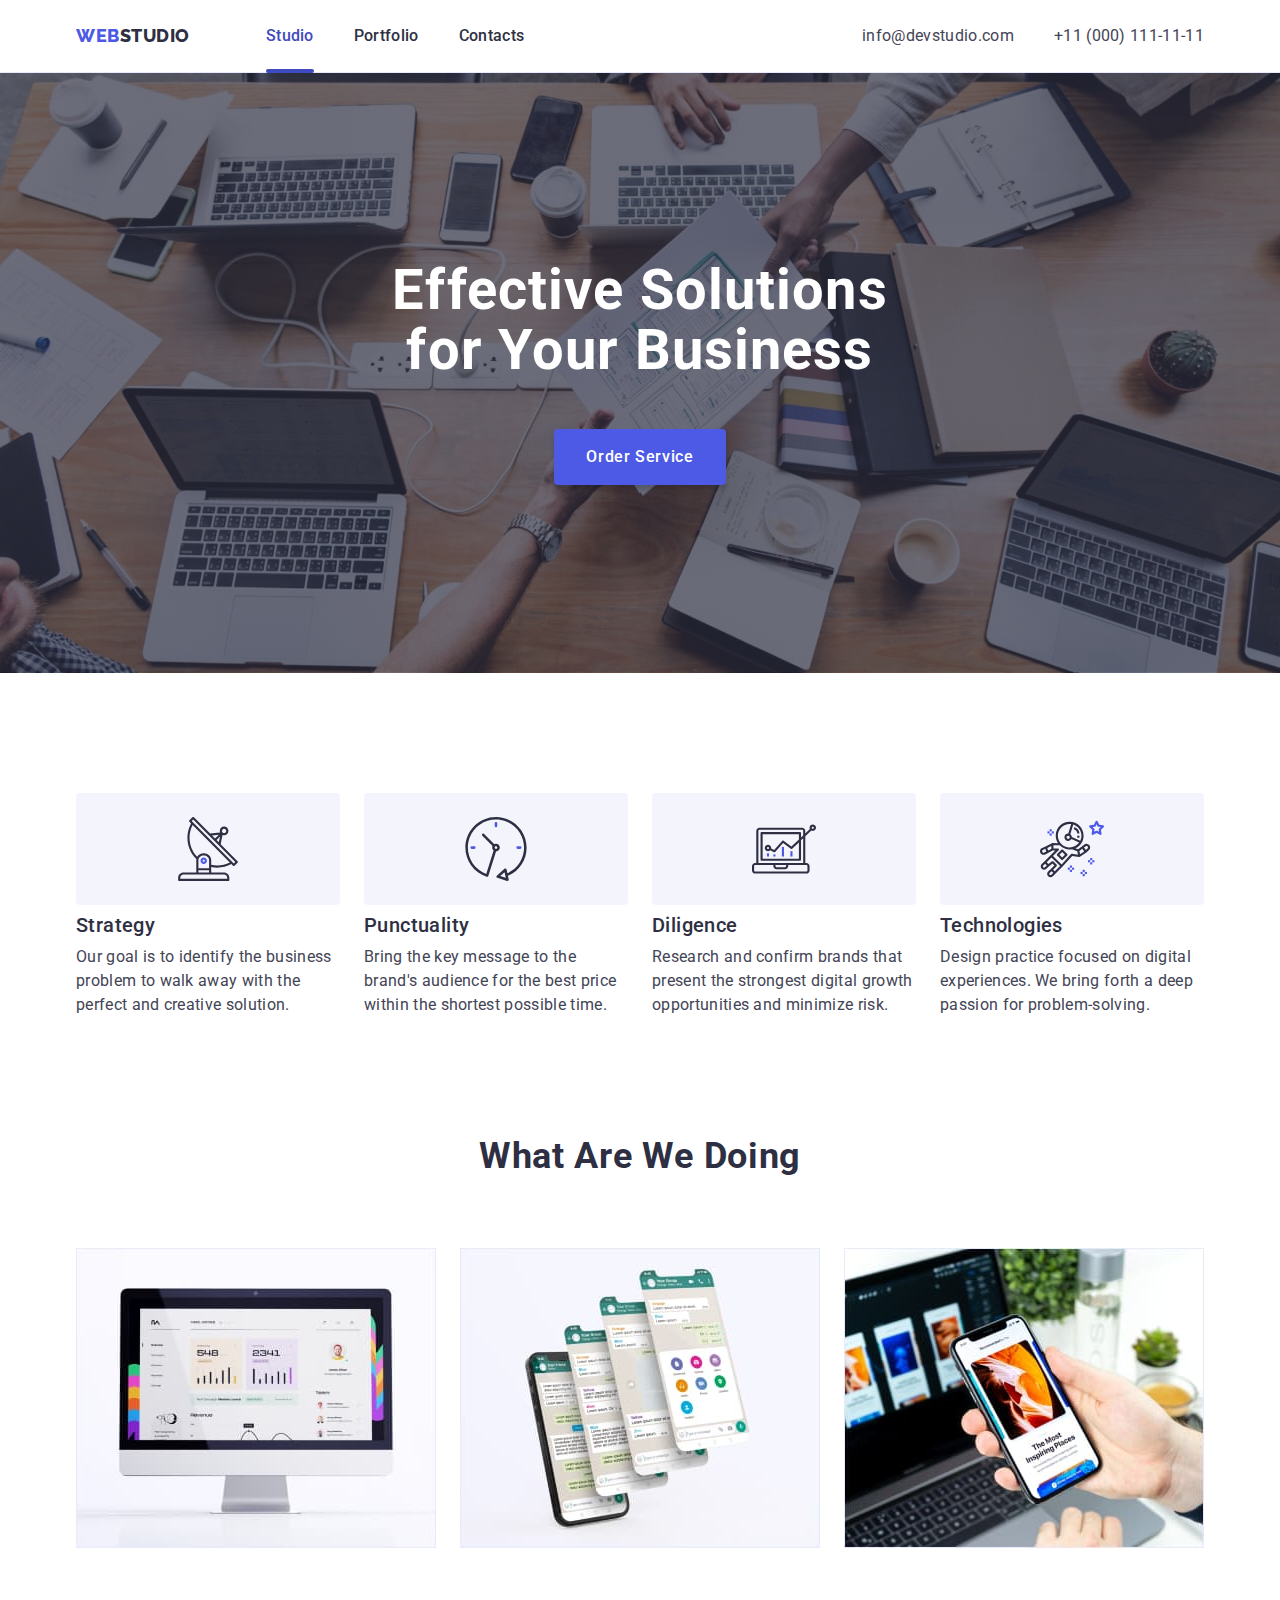
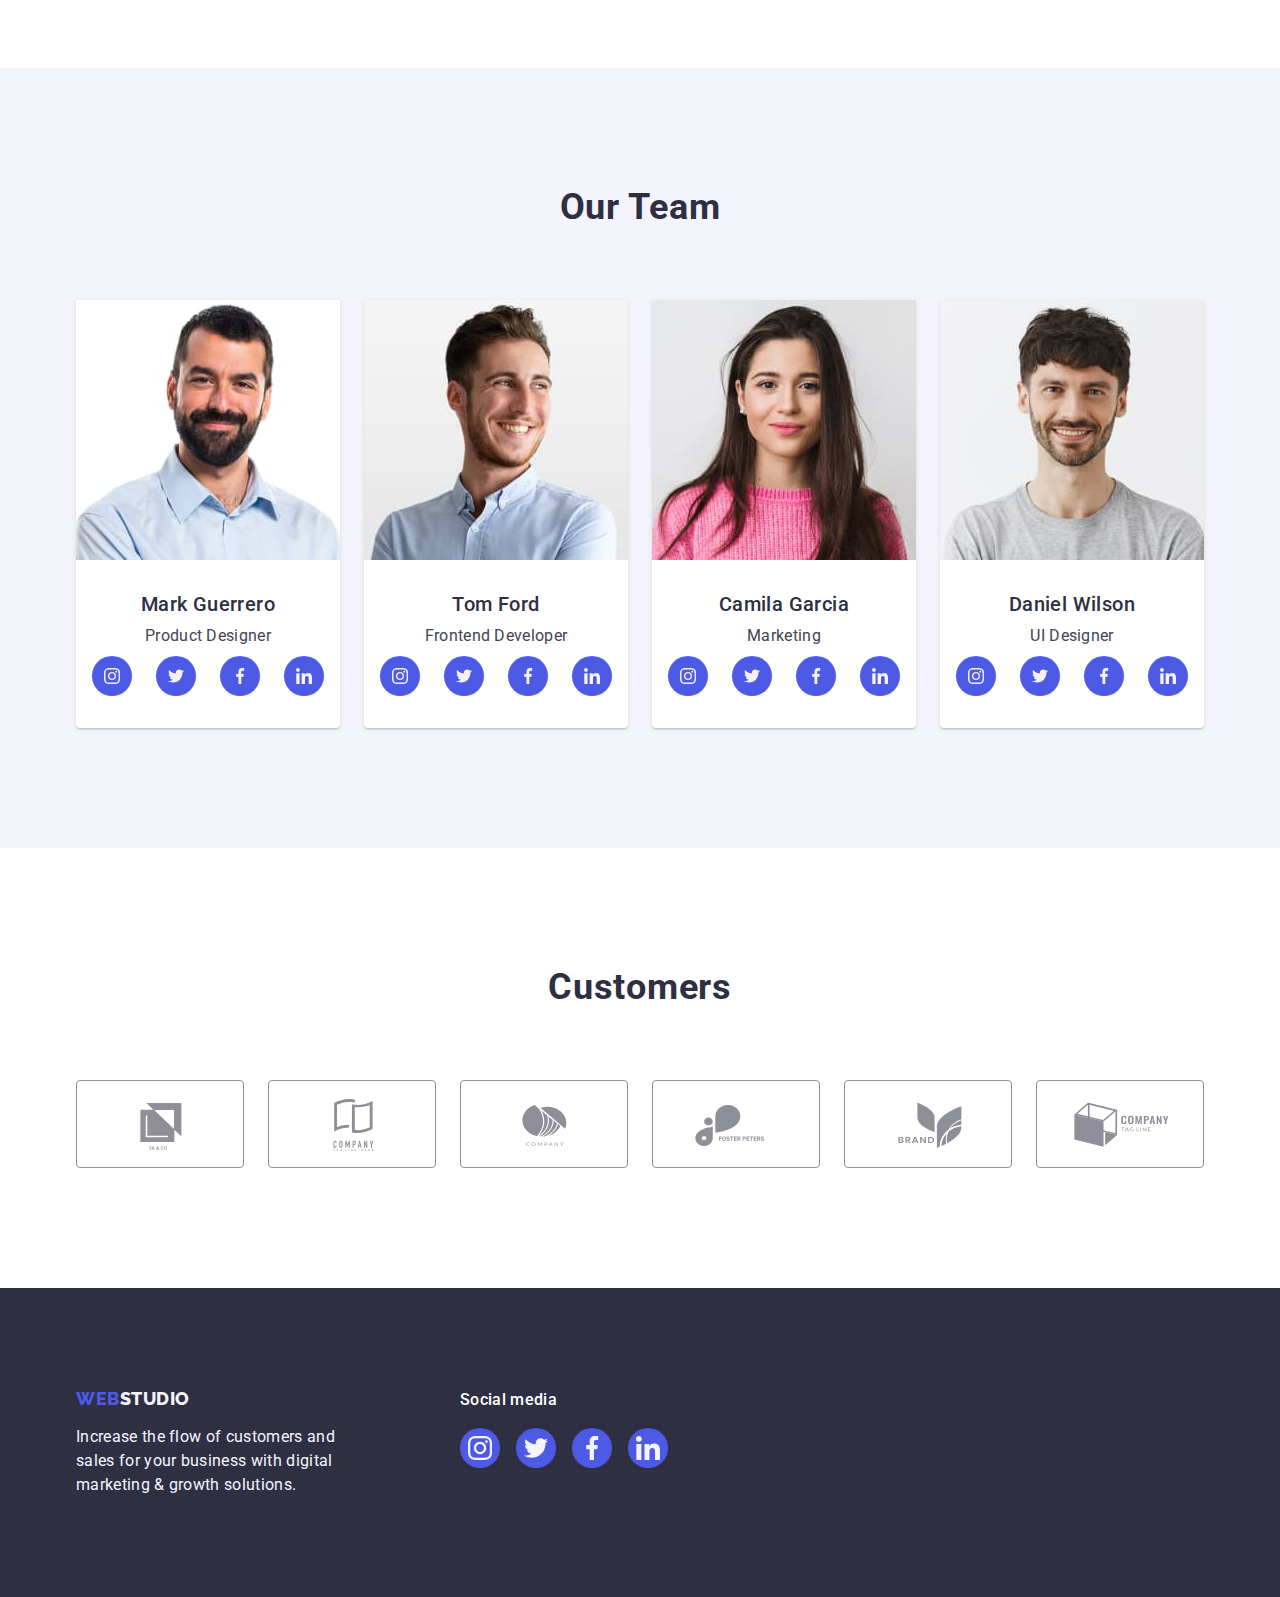
<file: index.html>
<!DOCTYPE html>
<html lang="en">
  <head>
    <meta charset="UTF-8" />
    <meta http-equiv="X-UA-Compatible" content="IE=edge" />
    <meta name="viewport" content="width=device-width, initial-scale=1.0" />
    <title>Web Studio</title>
    <link
      rel="stylesheet"
      href="https://cdnjs.cloudflare.com/ajax/libs/modern-normalize/1.1.0/modern-normalize.min.css"
    />
    <link rel="preconnect" href="https://fonts.googleapis.com" />
    <link rel="preconnect" href="https://fonts.gstatic.com" crossorigin />
    <link
      href="https://fonts.googleapis.com/css2?family=Raleway:wght@800&family=Roboto:wght@400;500;700;900&display=swap"
      rel="stylesheet"
    />
    <link rel="stylesheet" href="./css/styles.css" />
  </head>
  <body>
    <header class="header">
      <div class="container main-nav">
        <nav class="nav">
          <a class="logo head link" href="./index.html"
            >Web<span class="header-word">Studio</span>
          </a>

          <ul class="nav-ul list">
            <li class="item">
              <a class="nav-link current-page-main link" href="./index.html">Studio</a>
            </li>
            <li class="item"><a class="nav-link link" href="./portfolio.html">Portfolio</a></li>
            <li class="item"><a class="nav-link link" href="">Contacts</a></li>
          </ul>
        </nav>

        <address class="cont">
          <ul class="cont-ul list">
            <li class="item">
              <a class="cont-link link" href="mailto:info@devstudio.com">info@devstudio.com</a>
            </li>
            <li class="item">
              <a class="cont-link link" href="tel:+110001111111">+11 (000) 111-11-11</a>
            </li>
          </ul>
        </address>
      </div>
    </header>

    <main>
      <!--HERO-section1-->
      <section class="hero">
        <div class="container">
          <h1 class="hero-title">Effective Solutions for Your Business</h1>

          <button type="button" class="main-btn list" data-modal-open>Order Service</button>
        </div>
      </section>

      <!--Our Advantages-section2-->
      <section class="section-adv">
        <div class="container">
          <h2 class="section-title visually-hidden">Our advantages</h2>
          <!--hidden-section1-title-->

          <ul class="section-ul list">
            <li class="section-item">
              <div class="icon-adv">
                <svg class="" width="64" height="64">
                  <use href="./images/icons.svg#icon-antenna-one"></use>
                </svg>
              </div>

              <h3 class="section-subtitle">Strategy</h3>
              <p class="section-text">
                Our goal is to identify the business problem to walk away with the perfect and
                creative solution.
              </p>
            </li>

            <li class="section-item">
              <div class="icon-adv">
                <svg class="" width="64" height="64">
                  <use href="./images/icons.svg#icon-clock--two"></use>
                </svg>
              </div>
              <h3 class="section-subtitle">Punctuality</h3>
              <p class="section-text">
                Bring the key message to the brand's audience for the best price within the shortest
                possible time.
              </p>
            </li>

            <li class="section-item">
              <div class="icon-adv">
                <svg class="" width="64" height="64">
                  <use href="./images/icons.svg#icon-diagram-three"></use>
                </svg>
              </div>
              <h3 class="section-subtitle">Diligence</h3>
              <p class="section-text">
                Research and confirm brands that present the strongest digital growth opportunities
                and minimize risk.
              </p>
            </li>

            <li class="section-item">
              <div class="icon-adv">
                <svg class="" width="64" height="64">
                  <use href="./images/icons.svg#icon-astronaut-four"></use>
                </svg>
              </div>
              <h3 class="section-subtitle">Technologies</h3>
              <p class="section-text">
                Design practice focused on digital experiences. We bring forth a deep passion for
                problem-solving.
              </p>
            </li>
          </ul>
        </div>
      </section>

      <!--Work Examples-section3-->
      <section class="section-exmp">
        <div class="container">
          <h2 class="section-title">What are we doing</h2>

          <ul class="section-ul list">
            <li class="section-item-img">
              <img src="./images/studio/img1.jpg" alt="example1" width="360" />
            </li>

            <li class="section-item-img">
              <img src="./images/studio/img2.jpg" alt="example2" width="360" />
            </li>

            <li class="section-item-img">
              <img src="./images/studio/img3.jpg" alt="example3" width="360" />
            </li>
          </ul>
        </div>
      </section>

      <!--Our Team-section4-->

      <section class="section-team">
        <div class="container">
          <h2 class="section-title">Our Team</h2>

          <ul class="section-ul list">
            <li class="section-team-card">
              <img src="./images/studio/img4.jpg" alt="designer" width="264" />
              <div class="name-job">
                <h3 class="section-subtitle">Mark Guerrero</h3>
                <p class="section-text">Product Designer</p>

                <ul class="section-social-ul list">
                  <li class="social-link">
                    <a href="" class="social-link-a">
                      <svg class="icon-sl" width="16" height="16">
                        <use href="./images/icons.svg#icon-instagram-one"></use>
                      </svg>
                    </a>
                  </li>

                  <li class="social-link">
                    <a href="" class="social-link-a">
                      <svg class="icon-sl" width="16" height="16">
                        <use href="./images/icons.svg#icon-twitter--two"></use>
                      </svg>
                    </a>
                  </li>

                  <li class="social-link">
                    <a href="" class="social-link-a">
                      <svg class="icon-sl" width="16" height="16">
                        <use href="./images/icons.svg#icon-facebook-three"></use>
                      </svg>
                    </a>
                  </li>

                  <li class="social-link">
                    <a href="" class="social-link-a">
                      <svg class="icon-sl" width="16" height="16">
                        <use href="./images/icons.svg#icon-linkedin-four"></use>
                      </svg>
                    </a>
                  </li>
                </ul>
              </div>
            </li>

            <li class="section-team-card">
              <img src="./images/studio/img5.jpg" alt="frontend" width="264" />
              <div class="name-job">
                <h3 class="section-subtitle">Tom Ford</h3>
                <p class="section-text">Frontend Developer</p>

                <ul class="section-social-ul list">
                  <li class="social-link">
                    <a href="" class="social-link-a">
                      <svg class="icon-sl" width="16" height="16">
                        <use href="./images/icons.svg#icon-instagram-one"></use>
                      </svg>
                    </a>
                  </li>

                  <li class="social-link">
                    <a href="" class="social-link-a">
                      <svg class="icon-sl" width="16" height="16">
                        <use href="./images/icons.svg#icon-twitter--two"></use>
                      </svg>
                    </a>
                  </li>

                  <li class="social-link">
                    <a href="" class="social-link-a">
                      <svg class="icon-sl" width="16" height="16">
                        <use href="./images/icons.svg#icon-facebook-three"></use>
                      </svg>
                    </a>
                  </li>

                  <li class="social-link">
                    <a href="" class="social-link-a">
                      <svg class="icon-sl" width="16" height="16">
                        <use href="./images/icons.svg#icon-linkedin-four"></use>
                      </svg>
                    </a>
                  </li>
                </ul>
              </div>
            </li>

            <li class="section-team-card">
              <img src="./images/studio/img6.jpg" alt="marketing" width="264" />
              <div class="name-job">
                <h3 class="section-subtitle">Camila Garcia</h3>
                <p class="section-text">Marketing</p>

                <ul class="section-social-ul list">
                  <li class="social-link">
                    <a href="" class="social-link-a">
                      <svg class="icon-sl" width="16" height="16">
                        <use href="./images/icons.svg#icon-instagram-one"></use>
                      </svg>
                    </a>
                  </li>

                  <li class="social-link">
                    <a href="" class="social-link-a">
                      <svg class="icon-sl" width="16" height="16">
                        <use href="./images/icons.svg#icon-twitter--two"></use>
                      </svg>
                    </a>
                  </li>

                  <li class="social-link">
                    <a href="" class="social-link-a">
                      <svg class="icon-sl" width="16" height="16">
                        <use href="./images/icons.svg#icon-facebook-three"></use>
                      </svg>
                    </a>
                  </li>

                  <li class="social-link">
                    <a href="" class="social-link-a">
                      <svg class="icon-sl" width="16" height="16">
                        <use href="./images/icons.svg#icon-linkedin-four"></use>
                      </svg>
                    </a>
                  </li>
                </ul>
              </div>
            </li>

            <li class="section-team-card">
              <img src="./images/studio/img7.jpg" alt="UI" width="264" />
              <div class="name-job">
                <h3 class="section-subtitle">Daniel Wilson</h3>
                <p class="section-text">UI Designer</p>

                <ul class="section-social-ul list">
                  <li class="social-link">
                    <a href="" class="social-link-a">
                      <svg class="icon-sl" width="16" height="16">
                        <use href="./images/icons.svg#icon-instagram-one"></use>
                      </svg>
                    </a>
                  </li>

                  <li class="social-link">
                    <a href="" class="social-link-a">
                      <svg class="icon-sl" width="16" height="16">
                        <use href="./images/icons.svg#icon-twitter--two"></use>
                      </svg>
                    </a>
                  </li>

                  <li class="social-link">
                    <a href="" class="social-link-a">
                      <svg class="icon-sl" width="16" height="16">
                        <use href="./images/icons.svg#icon-facebook-three"></use>
                      </svg>
                    </a>
                  </li>

                  <li class="social-link">
                    <a href="" class="social-link-a">
                      <svg class="icon-sl" width="16" height="16">
                        <use href="./images/icons.svg#icon-linkedin-four"></use>
                      </svg>
                    </a>
                  </li>
                </ul>
              </div>
            </li>
          </ul>
        </div>
      </section>

      <!--Customers-section4-->
      <section class="section-customers">
        <div class="container">
          <h2 class="section-title logo-company">Customers</h2>

          <ul class="section-customers-ul list">
            <li class="customer-link">
              <a href="" class="customer-link-a">
                <svg class="icon-customer" width="104" height="56">
                  <use href="./images/icons.svg#icon-logo-customer-one"></use>
                </svg>
              </a>
            </li>

            <li class="customer-link">
              <a href="" class="customer-link-a">
                <svg class="icon-customer" width="104" height="56">
                  <use href="./images/icons.svg#icon-logo-customer-two"></use>
                </svg>
              </a>
            </li>

            <li class="customer-link">
              <a href="" class="customer-link-a">
                <svg class="icon-customer" width="104" height="56">
                  <use href="./images/icons.svg#icon-logo-customer-three"></use>
                </svg>
              </a>
            </li>

            <li class="customer-link">
              <a href="" class="customer-link-a">
                <svg class="icon-customer" width="104" height="56">
                  <use href="./images/icons.svg#icon-logo-customer-four"></use>
                </svg>
              </a>
            </li>

            <li class="customer-link">
              <a href="" class="customer-link-a">
                <svg class="icon-customer" width="104" height="56">
                  <use href="./images/icons.svg#icon-logo-customer-five"></use>
                </svg>
              </a>
            </li>

            <li class="customer-link">
              <a href="" class="customer-link-a">
                <svg class="icon-customer" width="104" height="56">
                  <use href="./images/icons.svg#icon-logo-customer-six"></use>
                </svg>
              </a>
            </li>
          </ul>
        </div>
      </section>
    </main>

    <footer class="footer">
      <div class="container foot-content">
        <div class="logo-text-footer">
          <a href="./index.html" class="logo foot link"
            >Web<span class="footer-word">Studio</span></a
          >
          <p class="footer-text">
            Increase the flow of customers and sales for your business with digital marketing &
            growth solutions.
          </p>
        </div>
        <div class="social-link-footer-container">
          <p class="footer-text-title">Social media</p>

          <ul class="section-social-ul-footer list">
            <li class="social-link">
              <a href="" class="social-link-a-foot">
                <svg class="icon-sl-foot" width="24" height="24">
                  <use href="./images/icons.svg#icon-instagram-one"></use>
                </svg>
              </a>
            </li>

            <li class="social-link">
              <a href="" class="social-link-a-foot">
                <svg class="icon-sl-foot" width="24" height="24">
                  <use href="./images/icons.svg#icon-twitter--two"></use>
                </svg>
              </a>
            </li>

            <li class="social-link">
              <a href="" class="social-link-a-foot">
                <svg class="icon-sl-foot" width="24" height="24">
                  <use href="./images/icons.svg#icon-facebook-three"></use>
                </svg>
              </a>
            </li>

            <li class="social-link">
              <a href="" class="social-link-a-foot">
                <svg class="icon-sl-foot" width="24" height="24">
                  <use href="./images/icons.svg#icon-linkedin-four"></use>
                </svg>
              </a>
            </li>
          </ul>
        </div>
      </div>
    </footer>

    <!--Modal Window-->
    <div class="backdrop is-hidden" data-modal>
      <div class="modal">
        <button type="button" class="modal-close-btn" data-modal-close>
          <svg class="modal-close-btn-icon" width="8" height="8">
            <use href="./images/icons.svg#icon-close"></use>
          </svg>
        </button>
      </div>
    </div>

    <script src="./css/modal.js"></script>
  </body>
</html>
</file>
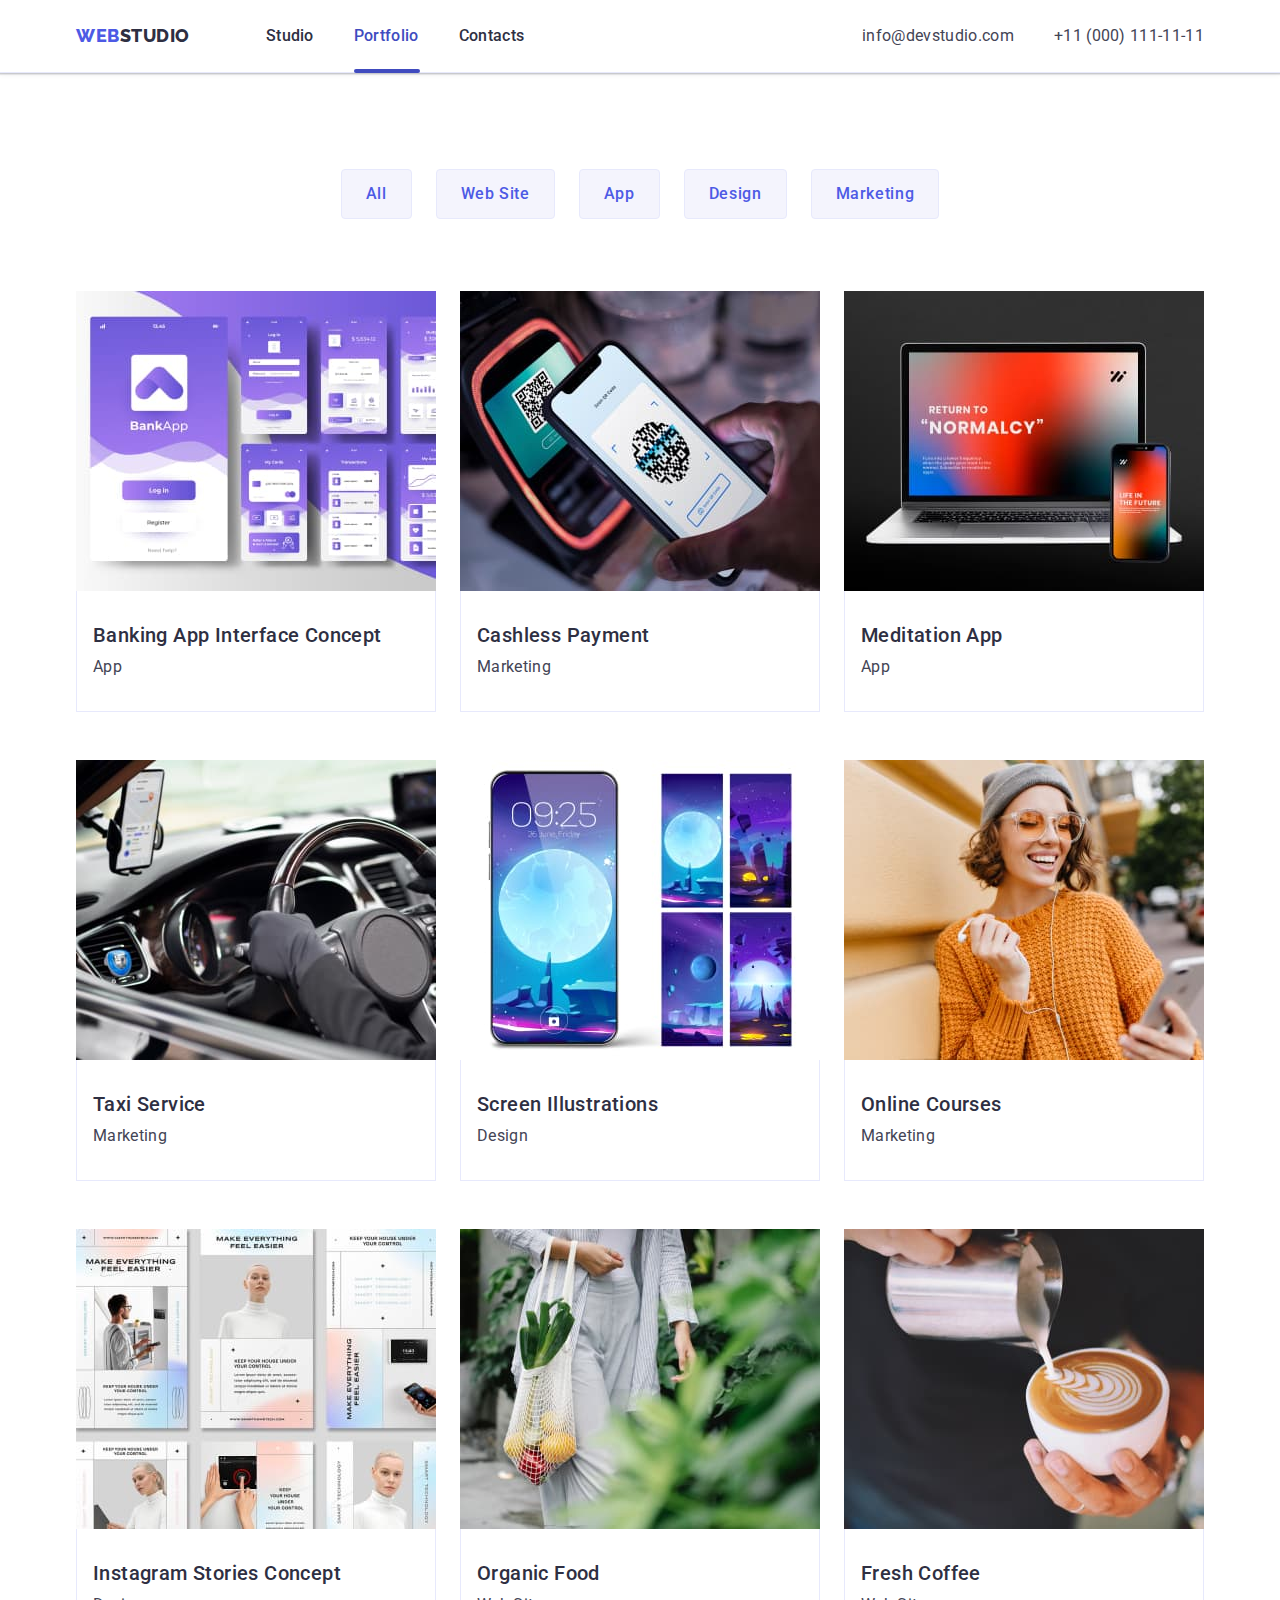
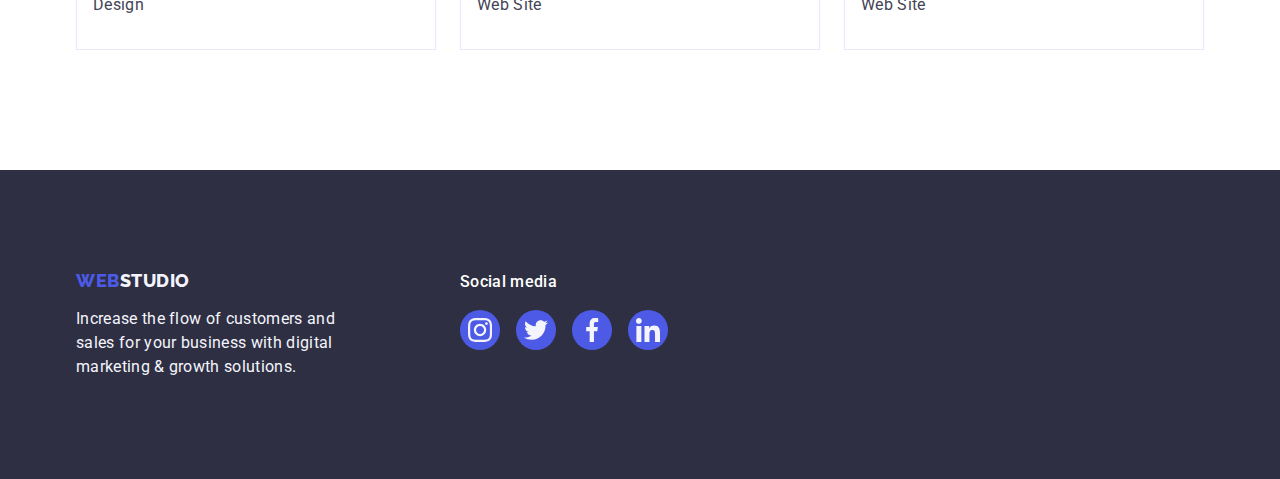
<file: portfolio.html>
<!DOCTYPE html>
<html lang="en">
  <head>
    <meta charset="UTF-8" />
    <meta http-equiv="X-UA-Compatible" content="IE=edge" />
    <meta name="viewport" content="width=device-width, initial-scale=1.0" />
    <title>Portfolio</title>
    <link
      rel="stylesheet"
      href="https://cdnjs.cloudflare.com/ajax/libs/modern-normalize/1.1.0/modern-normalize.min.css"
    />
    <link rel="preconnect" href="https://fonts.googleapis.com" />
    <link rel="preconnect" href="https://fonts.gstatic.com" crossorigin />
    <link
      href="https://fonts.googleapis.com/css2?family=Raleway:wght@800&family=Roboto:wght@400;500;700;900&display=swap"
      rel="stylesheet"
    />
    <link rel="stylesheet" href="./css/styles.css" />
  </head>
  <body>
    <header class="header">
      <div class="container main-nav">
        <nav class="nav">
          <a class="logo head link" href="./index.html"
            >Web<span class="header-word">Studio</span></a
          >

          <ul class="nav-ul list">
            <li class="item"><a class="nav-link link" href="./index.html">Studio</a></li>
            <li class="item">
              <a class="nav-link current-page-port link" href="./portfolio.html">Portfolio</a>
            </li>
            <li class="item"><a class="nav-link link" href="">Contacts</a></li>
          </ul>
        </nav>

        <address class="cont">
          <ul class="cont-ul list">
            <li class="item">
              <a class="cont-link link" href="mailto:info@devstudio.com">info@devstudio.com</a>
            </li>
            <li class="item">
              <a class="cont-link link" href="tel:+110001111111">+11 (000) 111-11-11</a>
            </li>
          </ul>
        </address>
      </div>
    </header>

    <main>
      <section class="section-port">
        <div class="container">
          <h1 class="visually-hidden">Our Works</h1>
          <!---Hidden title-->
          <ul class="section-ul-button list">
            <li class="item-btn"><button type="button" class="btn">All</button></li>
            <li class="item-btn"><button type="button" class="btn">Web Site</button></li>
            <li class="item-btn"><button type="button" class="btn">App</button></li>
            <li class="item-btn"><button type="button" class="btn">Design</button></li>
            <li class="item-btn"><button type="button" class="btn">Marketing</button></li>
          </ul>

          <ul class="section-ul-card list">
            <li class="section-item-card">
              <a class="pf-link link" href="">
                <div class="card-overlay">
                  <img src="./images/portfolio/img1.jpg" alt="banking-app" width="360" />
                  <p class="text-overlay">
                    14 Stylish and User-Friendly App Design Concepts · Task Manager App · Calorie
                    Tracker App · Exotic Fruit Ecommerce App · Cloud Storage App
                  </p>
                </div>

                <div class="img-title">
                  <h2 class="section-subtitle">Banking App Interface Concept</h2>
                  <p class="section-text">App</p>
                </div>
              </a>
            </li>

            <li class="section-item-card">
              <a class="pf-link link" href="">
                <div class="card-overlay">
                  <img src="./images/portfolio/img2.jpg" alt="cashless-payment" width="360" />
                  <p class="text-overlay">
                    14 Stylish and User-Friendly App Design Concepts · Task Manager App · Calorie
                    Tracker App · Exotic Fruit Ecommerce App · Cloud Storage App
                  </p>
                </div>
                <div class="img-title">
                  <h2 class="section-subtitle">Cashless Payment</h2>
                  <p class="section-text">Marketing</p>
                </div>
              </a>
            </li>

            <li class="section-item-card">
              <a class="pf-link link" href="">
                <div class="card-overlay">
                  <img src="./images/portfolio/img3.jpg" alt="meditation-app" width="360" />
                  <p class="text-overlay">
                    14 Stylish and User-Friendly App Design Concepts · Task Manager App · Calorie
                    Tracker App · Exotic Fruit Ecommerce App · Cloud Storage App
                  </p>
                </div>
                <div class="img-title">
                  <h2 class="section-subtitle">Meditation App</h2>
                  <p class="section-text">App</p>
                </div>
              </a>
            </li>

            <li class="section-item-card">
              <a class="pf-link link" href="">
                <div class="card-overlay">
                  <img src="./images/portfolio/img4.jpg" alt="taxi-service" width="360" />
                  <p class="text-overlay">
                    14 Stylish and User-Friendly App Design Concepts · Task Manager App · Calorie
                    Tracker App · Exotic Fruit Ecommerce App · Cloud Storage App
                  </p>
                </div>
                <div class="img-title">
                  <h2 class="section-subtitle">Taxi Service</h2>
                  <p class="section-text">Marketing</p>
                </div>
              </a>
            </li>

            <li class="section-item-card">
              <a class="pf-link link" href="">
                <div class="card-overlay">
                  <img src="./images/portfolio/img5.jpg" alt="screen-illustrations" width="360" />
                  <p class="text-overlay">
                    14 Stylish and User-Friendly App Design Concepts · Task Manager App · Calorie
                    Tracker App · Exotic Fruit Ecommerce App · Cloud Storage App
                  </p>
                </div>
                <div class="img-title">
                  <h2 class="section-subtitle">Screen Illustrations</h2>
                  <p class="section-text">Design</p>
                </div>
              </a>
            </li>

            <li class="section-item-card">
              <a class="pf-link link" href="">
                <div class="card-overlay">
                  <img src="./images/portfolio/img6.jpg" alt="online-courses" width="360" />
                  <p class="text-overlay">
                    14 Stylish and User-Friendly App Design Concepts · Task Manager App · Calorie
                    Tracker App · Exotic Fruit Ecommerce App · Cloud Storage App
                  </p>
                </div>
                <div class="img-title">
                  <h2 class="section-subtitle">Online Courses</h2>
                  <p class="section-text">Marketing</p>
                </div>
              </a>
            </li>

            <li class="section-item-card">
              <a class="pf-link link" href="">
                <div class="card-overlay">
                  <img
                    src="./images/portfolio/img7.jpg"
                    alt="instagram-stories-concept"
                    width="360"
                  />
                  <p class="text-overlay">
                    14 Stylish and User-Friendly App Design Concepts · Task Manager App · Calorie
                    Tracker App · Exotic Fruit Ecommerce App · Cloud Storage App
                  </p>
                </div>
                <div class="img-title">
                  <h2 class="section-subtitle">Instagram Stories Concept</h2>
                  <p class="section-text">Design</p>
                </div>
              </a>
            </li>

            <li class="section-item-card">
              <a class="pf-link link" href="">
                <div class="card-overlay">
                  <img src="./images/portfolio/img8.jpg" alt="organic-food" width="360" />
                  <p class="text-overlay">
                    14 Stylish and User-Friendly App Design Concepts · Task Manager App · Calorie
                    Tracker App · Exotic Fruit Ecommerce App · Cloud Storage App
                  </p>
                </div>
                <div class="img-title">
                  <h2 class="section-subtitle">Organic Food</h2>
                  <p class="section-text">Web Site</p>
                </div>
              </a>
            </li>

            <li class="section-item-card">
              <a class="pf-link link" href="">
                <div class="card-overlay">
                  <img src="./images/portfolio/img9.jpg" alt="fresh-coffee" width="360" />
                  <p class="text-overlay">
                    14 Stylish and User-Friendly App Design Concepts · Task Manager App · Calorie
                    Tracker App · Exotic Fruit Ecommerce App · Cloud Storage App
                  </p>
                </div>
                <div class="img-title">
                  <h2 class="section-subtitle">Fresh Coffee</h2>
                  <p class="section-text">Web Site</p>
                </div>
              </a>
            </li>
          </ul>
        </div>
      </section>
    </main>

    <footer class="footer">
      <div class="container foot-content">
        <div class="logo-text-footer">
          <a class="logo foot link" href="./index.html"
            >Web<span class="footer-word">Studio</span></a
          >
          <p class="footer-text">
            Increase the flow of customers and sales for your business with digital marketing &
            growth solutions.
          </p>
        </div>
        <div class="social-link-footer-container">
          <p class="footer-text-title">Social media</p>

          <ul class="section-social-ul-footer list">
            <li class="social-link">
              <a href="" class="social-link-a-foot">
                <svg class="icon-sl-foot" width="24" height="24">
                  <use href="./images/icons.svg#icon-instagram-one"></use>
                </svg>
              </a>
            </li>

            <li class="social-link">
              <a href="" class="social-link-a-foot">
                <svg class="icon-sl-foot" width="24" height="24">
                  <use href="./images/icons.svg#icon-twitter--two"></use>
                </svg>
              </a>
            </li>

            <li class="social-link">
              <a href="" class="social-link-a-foot">
                <svg class="icon-sl-foot" width="24" height="24">
                  <use href="./images/icons.svg#icon-facebook-three"></use>
                </svg>
              </a>
            </li>

            <li class="social-link">
              <a href="" class="social-link-a-foot">
                <svg class="icon-sl-foot" width="24" height="24">
                  <use href="./images/icons.svg#icon-linkedin-four"></use>
                </svg>
              </a>
            </li>
          </ul>
        </div>
      </div>
    </footer>
  </body>
</html>
</file>
<file: css/styles.css>
body {
    color: var(--main-text-color); /*--основной цвет текста--*/
    background-color: var(--main-background-color);
    font-family: 'Roboto', sans-serif;
    }

/*--Сброс дефолтных настроек--*/

/*--Сброс настроек списков списков ul, ol--*/
.list
{list-style: none;}

ul, ol
{margin-top: 0;
 margin-bottom: 0;
 padding-left: 0;   
}    

/*--Сброс настроек ссылок a--*/
.link
{text-decoration: none;}

/*--Сброс настроек заголовков h и текста p--*/
h1, h2, h3, p
{margin-top: 0;
 margin-bottom: 0;}

/*--Сбрасываем нижний отступ в изображениях, делая их блоковыми--*/
img 
{display: block;
max-width: 100%;
height: auto;}

/*--Задание палитры цветов через переменные--*/
:root
{
--main-text-color: #434455;
--main-background-color:#FFFFFF;
--logo-color:#4D5AE5;
--header-word-color:#2E2F42;
--nav-link-color:#2E2F42;
--link-active-color:#404BBF;
--hero-background-color:#2E2F42;
--hero-title-color:#FFFFFF;
--main-btn-color:#FFFFFF;
--btn-color: #4D5AE5;
--border-btn-color: #e7e9fc;
--section-main-text-color: #2E2F42;
--section-team-background-color:#F4F4FD;
--footer-background-color:#2E2F42;
--footer-main-text-color:#F4F4FD;
--footer-secondary-text-color: #fff;
--icon-fill-color: #f4f4fd;
}

/*--Задаем контейнер для центровки и ограничения ширины контента--*/
.header {
border-bottom: 1px solid #E7E9FC;
box-shadow: 0px 2px 1px rgba(46, 47, 66, 0.08),
0px 1px 1px rgba(46, 47, 66, 0.16), 0px 1px 6px rgba(46, 47, 66, 0.08); 
}

/*--Контейнер, в который помещается контент секций--*/
.container
{width: 1158px;
margin: 0 auto;
padding: 0 15px;}

/*--Описываем контейнер главной навигации--*/
.main-nav {
display: flex; /*--Выстраиваем элементы по горизонтали--*/
align-items: center;}

/*--Делаем логотип и список навигации flex-контейнером--*/
.nav {
display: flex;
align-items: center;}/*--Центруем элементы вдоль горизонтальной оси--*/


/*--Данные верхнего логотипа--*/
.logo
{color: var(--logo-color);
font-family: 'Raleway', sans-serif;
font-weight: 800;
font-size: 18px;
line-height: 1.17;
letter-spacing: 0.03em;
text-transform: uppercase;}

/*--Дополнительные данные верхнего логотипа--*/
.head
{padding: 24px 0;
margin-right: 76px;}/*--Задаем отступ между логотипом и nav-ul--*/


/*--Описываем слово Studio--*/
.header-word {
color: var(--header-word-color);
font-family: 'Raleway' sans-serif;;
font-weight: 800;
font-size: 18px;
line-height: 1.17;
letter-spacing: 0.03em;
text-transform: uppercase;}

/*--Делаем список навигации flex-контейнером--*/
.nav-ul 
{display: flex;}

/*--Задаем правый отступ всем item nav, кроме крайних--*/
 .nav-ul .item:not(:last-child) 
 {margin-right: 40px; }

/*--Данные навигационных ссылок--*/
.nav-link {
    color: var(--nav-link-color);
    font-weight: 500;
    font-size: 16px;
    line-height: 1.5;
    letter-spacing: 0.02em;
    display: block;
    padding: 24px 0;
    transition: color 250ms cubic-bezier(0.4, 0, 0.2, 1);
}

/*--Меняем цвет ссылок при наведении--*/
.nav-link:hover,
.nav-link:focus
{color: var(--link-active-color);
 }

/*--Задаем ссылке страницы Studio - relative--*/
.current-page-main
{position: relative;
color: var(--link-active-color);}


/*--Делаем подчеркивание текущей страницы при помощи псевдоэлемента after--*/
.current-page-main::after
{content: '';
 /*--display: block;--*/   
 width: 48px;
 height: 4px;
 left: 0;
 bottom: -1px;
 border-radius: 2px;
 background-color: #404BBF;
 margin: auto;
 position: absolute;
 }

/*--Прижимаем секцию почты и телефона к правому краю--*/
.cont
{font-style: normal; /*--сбрасываем стиль italic--*/
margin-left: auto;}

/*--Делаем список контактов flex-контейнером--*/
.cont-ul {
display: flex;
/*--gap: 40px;--*/}

/*--Задаем правый отступ всем item cont, кроме крайних--*/
.cont-ul .item:not(:last-child) 
{margin-right: 40px;}

/*--Данные ссылок контактов--*/
.cont-link {
color: var(--main-text-color);
font-weight: 400;
font-size: 16px;
line-height: 1.5;
letter-spacing: 0.02em;
text-decoration: none;
display: block;
padding: 24px 0;
transition: color 250ms cubic-bezier(0.4, 0, 0.2, 1);
}

/*--Меняем цвет ссылок при наведении--*/
.cont-link:hover,
.cont-link:focus {
color: var(--link-active-color);
}

/*--Данные секции HERO--*/

/*--Задаем параметры секции hero--*/
.hero {
background-color: var(--hero-background-color);
margin-top: 0;
max-width: 1440px;
padding: 188px 0;
margin-left: auto;
margin-right: auto;
background-image: linear-gradient(rgba(46, 47, 66, 0.7), rgba(46, 47, 66, 0.7)), 
url(../images/hero/background-hero.jpg);
background-size: cover;
background-repeat: no-repeat;
background-position: center;}

/*--Задаем параметры заголовка секции hero--*/
.hero-title {
color: var(--hero-title-color);
font-weight: 700;
font-size: 56px;
line-height: 1.07;
text-align: center;
letter-spacing: 0.02em;
max-width: 496px;
margin-left: auto;
margin-right: auto;}

/*---Кнопка Order Service---*/
.main-btn {
color: var(--main-btn-color);
background-color: #4D5AE5;
font-family: 'Roboto', sans-serif;
font-weight: 500;
font-size: 16px;
line-height: 1.5;
letter-spacing: 0.04em;
border: none;
display: block;
cursor: pointer;
min-width: 169px;
height: 56px;
margin-left: auto;
margin-right: auto;
margin-top: 48px;
padding: 16px 32px 16px 32px;
border-radius: 4px;
box-shadow: 0px 4px 4px rgba(0, 0, 0, 0.15);
transition: background-color 250ms cubic-bezier(0.4, 0, 0.2, 1);
}

/*--Меняем цвет кнопок при навдении--*/
.main-btn:hover,
.main-btn:focus {
color: var(--main-btn-color);
background-color: #404BBF;
cursor: pointer;
box-shadow: 0px 4px 4px rgba(0, 0, 0, 0.15);
}

/*--Задаем внутренние отступы секции Adv--*/
.section-adv {padding: 120px 0;}

/*--Данные заголовка секции--*/
.section-title {
color: var(--section-main-text-color);
font-weight: 700;
font-size: 36px;
line-height: 1.1;
text-align: center;
letter-spacing: 0.02em;
text-transform: capitalize;
margin-bottom: 72px;
}

/*--Описываем скрытый заголовок--*/
.visually-hidden
{
position: absolute;
width: 1px;
height: 1px;
margin: -1px;
border: 0;
padding: 0;
white-space: no-wrap;
clip-path: inset(100%);
clip: rect(0 0 0 0);
overflow: hidden;    
}

/*--Делаем список flex-элементом, чтобы список расположить горизонтально--*/
.section-ul
{display: flex;
gap: 24px;}

/*--Определяем ширину пункта списка--*/
.section-item {
    flex-basis: calc((100% - 3*24px)/4);
    /*--width: calc((100% - 3*24px)/4)--*/
}

/*--Определяем ширину списка img--*/
.section-item-img {
    flex-basis: calc((100% - 3*16px)/3);
    /*--width: calc((100% - 3*16px)/3)--*/
}

/*--Описываем иконки секции Advantages--*/
.icon-adv
{display: flex;
align-items: center;
justify-content: center;    
width: 264px;
height: 112px;
background-color: #F4F4FD;
margin-bottom: 8px;
border-radius: 4px;
}

/*--Данные подзаголовков--*/
.section-subtitle 
{color: var(--section-main-text-color);
 font-weight: 500;
 font-size: 20px;
 line-height: 1.2;
 letter-spacing: 0.02em;
 margin-bottom: 8px;}

/*--Данные текста секции--*/
.section-text {
    color: var(--main-text-color);
    font-weight: 400;
    font-size: 16px;
    line-height: 1.5;
    letter-spacing: 0.02em;
}

/*--Задаем внутренний отступ секции Work Exmaples--*/
.section-exmp 
{padding-bottom: 120px;}

/*--Данные секции Our Team, у которой отличается фон--*/
.section-team
{background-color: var(--section-team-background-color);
padding: 120px 0;} /*--Задаем внутренние паддинги--*/

.section-team-card {
    background-color: var(--main-background-color);
    text-align: center;
    flex-basis: calc((100% - 3*24px)/4);
    /*--width: calc((100% - 3*24px)/4)--*/
    border-radius: 0px 0px 4px 4px;
    box-shadow: 0px 1px 6px rgba(46, 47, 66, 0.08),
    0px 1px 1px rgba(46, 47, 66, 0.16), 0px 2px 1px rgba(46, 47, 66, 0.08);
}

/*--Создание контейнера - имя, должность членов команды--*/
.name-job
{padding: 32px 0; } /*--внутренние отступы контейнера--*/

/*--Задание параметров ФИ сотрудника--*/
.name-job .section-subtitle
{text-align: center;
 margin-bottom: 8px;}

/*--Задание параметров должности сотрудника--*/
.name-job .section-text 
{text-align: center;
margin-bottom: 8px}


/*--Контейнер 4-х ячеек с иконками соцсетей--*/
.section-social-ul
{display: flex;
gap: 24px;
justify-content: center;}

/*--Ячейка каждой иконки линка соцсети--*/
.social-link
{width: 40px;
height: 40px;}

/*--Описание класса ссылки соцсетей--*/
.social-link-a
{
display: flex;
width: 100%;
height: 100%;
background-color: #4D5AE5;
border-radius: 50%;
align-items: center;
justify-content: center;
color: #FFFFFF;
transition: background-color 250ms cubic-bezier(0.4, 0, 0.2, 1);
}

/*--Меняем цвет при наведении --*/
.social-link-a:hover,
.social-link-a:focus {
background-color: #404bbf;
}

/*--Класс для заливки иконок соцсетей--*/
.icon-sl {
fill: var(--icon-fill-color);}

/*--Задаем внутренние паддинги секции закачиков--*/
.section-customers
{padding: 120px 0;}

/*--Описание секции Заказчика--*/
.section-customers-ul
{display: flex;
 gap: 24px;}

/*--Описание контейнера логотипов заказчиков--*/
.logo-company
{margin-bottom:72px;}

/*--Описываем ссылку на иконку Заказчика--*/
.customer-link
{
 width: calc((100% - 120px)/6);
 width: 168px; 
 height: 88px;
 background-color: #FFFFFF;}

/*--Описываем ссылку логотипа компаний--*/
.customer-link-a
{
width: 100%;
height: 100%;
border: 1px solid #8E8F99;
border-radius: 4px;
display: flex;
align-items: center;
justify-content: center;
color: #8e8f99;
transition: border-color 250ms cubic-bezier(0.4, 0, 0.2, 1), 
color 250ms cubic-bezier(0.4, 0, 0.2, 1);
}

.customer-link-a:hover,
.customer-link-a:focus
{border-color: #404bbf;
color: #404bbf;}

/*--Класс для заливки иконок логотипов компаний--*/
.icon-customer 
{fill: currentColor;}

/*--Описываем ссылку текущей страницы Портфолио--*/
.current-page-port
{position: relative;
color: var(--link-active-color);}

/*--Делаем подчеркивание страницы Портфолио псевдоэлементом--*/
.current-page-port::after
{content: '';
 /*--display: block;--*/ 
 width: 66px;
 height: 4px;
 border-radius: 2px;
 background-color: #404BBF;
 margin: auto;
 position: absolute;
 left: 0;
 bottom: -1px;
}

/*--Задание паддингов для секции Портфолио--*/
.section-port {
padding-top: 96px;
padding-bottom: 120px;}

/*--Делаем список кнопок горизонтальным flex-элементом--*/
.section-ul-button {
display: flex;
gap: 24px;
margin-bottom: 72px;
justify-content: center;}

/*---Кнопки Портфолио---*/
.btn {
color: var(--btn-color);
background-color: #F4F4FD;
font-family: 'Roboto', sans-serif;
font-weight: 500;
font-size: 16px;
line-height: 1.5;
letter-spacing: 0.04em;
border: 1px solid var(--border-btn-color);
border-radius: 4px;
cursor: pointer;
padding: 12px 24px 12px 24px;
display: block;
transition: color 250ms cubic-bezier(0.4, 0, 0.2, 1),
background-color 250ms cubic-bezier(0.4, 0, 0.2, 1),
border-color 250ms cubic-bezier(0.4, 0, 0.2, 1),
box-shadow 250ms cubic-bezier(0.4, 0, 0.2, 1);}

/*--Меняем цвет кнопок Портфолио при наведении--*/
.btn:hover,
.btn:focus {
color: var(--main-btn-color);
background-color: #404BBF;
border: 1px solid transparent;
box-shadow: 0px 3px 1px rgba(0, 0, 0, 0.1),
0px 2px 1px rgba(0, 0, 0, 0.08), 0px 2px 2px rgba(0, 0, 0, 0.12) ;
}

/*--Делаем список flex-элементом, чтобы список расположить горизонтально
    в несколько рядов--*/
.section-ul-card {
display: flex;
flex-wrap: wrap;
column-gap: 24px;
row-gap: 48px;
padding-left: 0;
padding-right: 0;
}

/*--Описываем каждый элемент списка--*/
.section-item-card {
flex-basis: calc((100% - 2*24px)/3);
}

/*--Создание контейнера - описание карточки портфолио--*/
.img-title {
padding: 32px 16px; /*--внутренние отступы контейнера--*/
border: 1px solid #e7e9fc;
border-top: none;}

/*--Задание отступа подзаголовку img Portfolio--*/
.img-title .section-subtitle
{margin-bottom: 8px;}

/*--Делаем ссылку блочным элементом--*/
.pf-link
{display: block;
 transition: box-shadow 250ms cubic-bezier(0.4, 0, 0.2, 1);
}

/*--Эффект тени при наведении на карточку Портфолио--*/
.pf-link:hover,
.pf-link:focus
{box-shadow: 0px 1px 6px rgba(46, 47, 66, 0.08),
        0px 1px 1px rgba(46, 47, 66, 0.16),
        0px 2px 1px rgba(46, 47, 66, 0.08);
}

/*--Делаем ховер и фокус на всю карточку (текст выезжает снизу)--*/
.pf-link:hover .text-overlay,
.pf-link:focus .text-overlay 
{ transform: translateY(0);}

/*--Описываем класс родителя текста оверлея--*/
.card-overlay
{position: relative;
 overflow: hidden;
 }

/*--Описываем текст оверлей--*/
.text-overlay
{position: absolute;
top: 0;
left: 0;
width: 100%;
height: 100%;
overflow: auto;
transform: translateY(100%);
background-color: #4D5AE5;
transition: transform 250ms cubic-bezier(0.4, 0, 0.2, 1);
color: #F4F4FD;
font-weight: 400;
font-size: 16px;
line-height: 1.5;
letter-spacing: 0.02em;
padding: 40px 32px;
}

/*--Данные Футера--*/
.footer {
background-color: var(--footer-background-color);
padding: 100px 0;
margin-left: auto;
margin-right: auto;
}

/*--Ставим по горизонтали левый и рпавый блок футера--*/
.foot-content
{display: flex;
align-items: baseline;}

/*--Дополнительные данные нижнего логотипа--*/
.foot {
display: inline-block;
margin-bottom: 16px;
}

/*--Контейнер логотип + текст--*/
.logo-text-footer
{margin-right: 120px;}

.footer-word
{color: var(--footer-main-text-color);
font-family: 'Raleway';
font-weight: 800;
font-size: 18px;
line-height: 1.17;
letter-spacing: 0.03em;
text-transform: uppercase;
}

.footer-text {
color: var(--footer-main-text-color);
font-weight: 400;
font-size: 16px;
line-height: 1.5;
letter-spacing: 0.02em;
width: 264px;
}

/*--Задание отступов контейнеру соцсетей футера--*/
.social-link-footer-container
{padding: 0;}

/*--Текст Social media в футере--*/
.footer-text-title
{color: var(--footer-secondary-text-color);
font-weight: 500;
font-size: 16px;
line-height: 1.5;
letter-spacing: 0.02em;
margin-bottom: 16px;
}

/*--Контейнер 4-х ячеек с иконками соцсетей--*/
.section-social-ul-footer 
{display: flex;
 gap: 16px; }

 /*--Описание класса ссылки соцсетей футера--*/
 .social-link-a-foot {
     display: flex;
     width: 100%;
     height: 100%;
     background-color: #4D5AE5;
     border-radius: 50%;
     align-items: center;
     justify-content: center;
     color: #FFFFFF;
     transition: background-color 250ms cubic-bezier(0.4, 0, 0.2, 1);
    }

 /*--Меняем цвет при наведении на ссылку футера--*/
 .social-link-a-foot:hover,
 .social-link-a-foot:focus {
     background-color: #31D0AA;
    }

 /*--Класс для заливки иконок соцсетей футера--*/
 .icon-sl-foot {
  fill: #f4f4fd; }

/*--Описание бекдропа--*/
.backdrop
{
 position: fixed;
 z-index: 100;
 top: 0;
 left: 0;
 width: 100%;
 height: 100%;
 background-color: rgba(46, 47, 66, 0.4);
 transition: opacity 250ms cubic-bezier(0.4, 0, 0.2, 1),
 visibility 250ms cubic-bezier(0.4, 0, 0.2, 1);
}

/*--Дополнительный класс бекдропа--*/
.backdrop.is-hidden
{visibility: hidden;
 opacity: 0;
 pointer-events: none;
}

/*--Описание модального окна--*/
.modal
{width: 408px;
 min-height: 576px;
 background-color: #FCFCFC;
 position: absolute;
 top: 50%;
 left: 50%;
 transform: translate(-50%, -50%);
 box-shadow: 0px 1px 1px rgba(0, 0, 0, 0.14),
        0px 1px 3px rgba(0, 0, 0, 0.12),
        0px 2px 1px rgba(0, 0, 0, 0.2);
 border-radius: 4px;       
 transition: transform 250ms cubic-bezier(0.4, 0, 0.2, 1);
}

/*--Описание кнопки закрытия модального окна--*/
.modal-close-btn
{
position: absolute;
top: 24px;
right: 24px;
display: flex;
align-items: center;
justify-content: center;    
background-color: #E7E9FC;
padding: 0;
width: 24px;
height: 24px;
border-radius: 50%;
border: 1px solid rgba(0, 0, 0, 0.1);
cursor: pointer;
transition: background-color 250ms cubic-bezier(0.4, 0, 0.2, 1),
            border 250ms cubic-bezier(0.4, 0, 0.2, 1);
}

/*--Поведение кнопки закрытия модального окна при ховере, фокусе--*/
.modal-close-btn:hover,
.modal-close-btn:focus
{background-color: #404BBF;
 border: none;
}

/*-Описание иконки закрытия модального окна-*/
.modal-close-btn-icon
{fill: #2E2F42;
transition: fill 250ms cubic-bezier(0.4, 0, 0.2, 1);}

/*--Меняем цвет иконки при ховере/фокусе модальной кнопки закрытия--*/
.modal-close-btn:hover .modal-close-btn-icon,
.modal-close-btn:focus .modal-close-btn-icon
{fill: #fff;}
</file>
